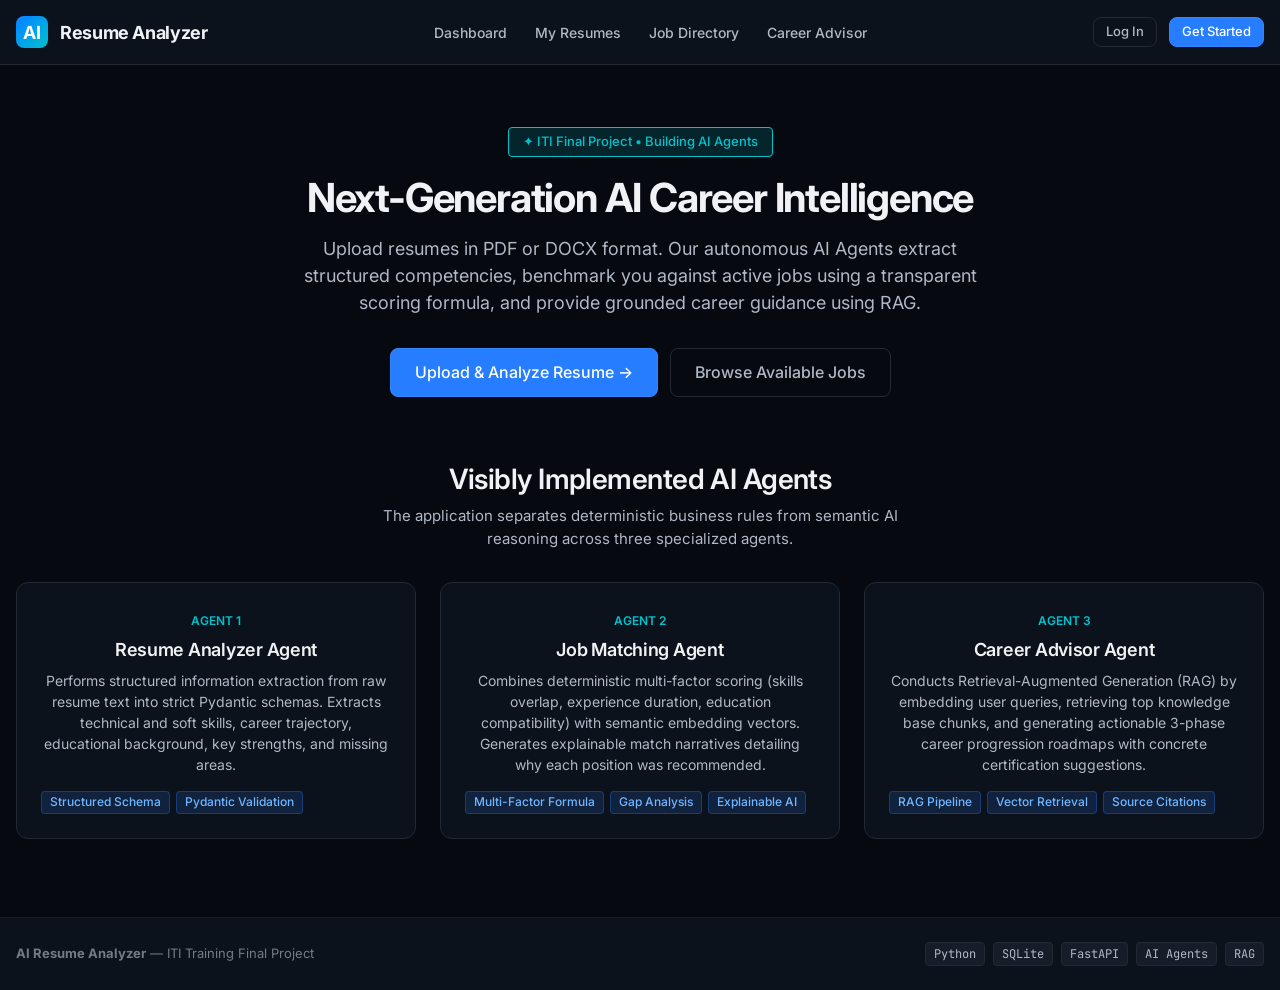
<file: frontend/index.html>
<!DOCTYPE html>
<html lang="en">
<head>
  <meta charset="UTF-8">
  <meta name="viewport" content="width=device-width, initial-scale=1.0">
  <title>AI Resume Analyzer — Intelligent Career Platform</title>
  <meta name="description" content="AI Resume Analyzer leveraging AI Agents and Retrieval-Augmented Generation (RAG) to parse resumes, match jobs transparently, and provide grounded career guidance.">
  
  <link rel="stylesheet" href="css/style.css">
  <link rel="stylesheet" href="css/components.css">
  <link rel="stylesheet" href="css/pages.css">
  
  <!-- Modern Inter typography -->
  <link rel="preconnect" href="https://fonts.googleapis.com">
  <link rel="preconnect" href="https://fonts.gstatic.com" crossorigin>
  <link href="https://fonts.googleapis.com/css2?family=Inter:wght@400;500;600;700&family=JetBrains+Mono:wght@500;700&display=swap" rel="stylesheet">
</head>
<body>

  <!-- Top Navbar -->
  <nav class="navbar" role="navigation" aria-label="Main Navigation">
    <div class="app-container navbar-inner">
      <a href="index.html" class="brand-logo" id="navBrandLogo">
        <div class="brand-icon">AI</div>
        <span>Resume Analyzer</span>
      </a>

      <ul class="nav-links">
        <li><a href="dashboard.html" class="nav-link">Dashboard</a></li>
        <li><a href="resume.html" class="nav-link">My Resumes</a></li>
        <li><a href="jobs.html" class="nav-link">Job Directory</a></li>
        <li><a href="career.html" class="nav-link">Career Advisor</a></li>
      </ul>

      <div class="nav-user-menu" id="navUserArea">
        <!-- Rendered by auth.js -->
        <a href="login.html" class="btn btn-outline btn-sm">Log In</a>
        <a href="register.html" class="btn btn-primary btn-sm">Get Started</a>
      </div>
    </div>
  </nav>

  <!-- Main Content -->
  <main class="main-content" id="mainContent">
    <div class="app-container">

      <!-- Hero Section -->
      <section class="hero-section" style="margin: -18px 0;">
        <span class="badge badge-cyan" style="margin-bottom: 16px; font-size: 0.8125rem; padding: 6px 14px;">
          ✦ ITI Final Project • Building AI Agents
        </span>
        <h1 class="hero-title">Next-Generation AI Career Intelligence</h1>
        <p class="hero-subtitle">
          Upload resumes in PDF or DOCX format. Our autonomous AI Agents extract structured competencies, 
          benchmark you against active jobs using a transparent scoring formula, and provide grounded career guidance using RAG.
        </p>

        <div class="hero-actions">
          <a href="resume.html" class="btn btn-primary btn-lg" id="heroUploadCta">Upload & Analyze Resume →</a>
          <a href="jobs.html" class="btn btn-outline btn-lg" id="heroBrowseJobs">Browse Available Jobs</a>
        </div>

      <!-- Three AI Agents Architecture Showcase -->
      <section style="margin: 64px 0 0;">
        <div style="text-align: center; margin-bottom: 32px;">
          <h2 style="font-size: 1.75rem;">Visibly Implemented AI Agents</h2>
          <p style="margin: 8px auto; max-width: 60ch;">
            The application separates deterministic business rules from semantic AI reasoning across three specialized agents.
          </p>
        </div>

        <div class="agents-grid">
          <!-- Agent 1 -->
          <article class="agent-card">
            <span class="agent-badge">Agent 1</span>
            <h3 class="agent-role">Resume Analyzer Agent</h3>
            <p style="font-size: 0.875rem; margin-bottom: 16px;">
              Performs structured information extraction from raw resume text into strict Pydantic schemas. 
              Extracts technical and soft skills, career trajectory, educational background, key strengths, and missing areas.
            </p>
            <div style="display:flex; gap:6px; flex-wrap:wrap;">
              <span class="badge badge-indigo">Structured Schema</span>
              <span class="badge badge-indigo">Pydantic Validation</span>
            </div>
          </article>

          <!-- Agent 2 -->
          <article class="agent-card">
            <span class="agent-badge">Agent 2</span>
            <h3 class="agent-role">Job Matching Agent</h3>
            <p style="font-size: 0.875rem; margin-bottom: 16px;">
              Combines deterministic multi-factor scoring (skills overlap, experience duration, education compatibility) 
              with semantic embedding vectors. Generates explainable match narratives detailing why each position was recommended.
            </p>
            <div style="display:flex; gap:6px; flex-wrap:wrap;">
              <span class="badge badge-indigo">Multi-Factor Formula</span>
              <span class="badge badge-indigo">Gap Analysis</span>
              <span class="badge badge-indigo">Explainable AI</span>
            </div>
          </article>

          <!-- Agent 3 -->
          <article class="agent-card">
            <span class="agent-badge">Agent 3</span>
            <h3 class="agent-role">Career Advisor Agent</h3>
            <p style="font-size: 0.875rem; margin-bottom: 16px;">
              Conducts Retrieval-Augmented Generation (RAG) by embedding user queries, retrieving top knowledge base chunks, 
              and generating actionable 3-phase career progression roadmaps with concrete certification suggestions.
            </p>
            <div style="display:flex; gap:6px; flex-wrap:wrap;">
              <span class="badge badge-indigo">RAG Pipeline</span>
              <span class="badge badge-indigo">Vector Retrieval</span>
              <span class="badge badge-indigo">Source Citations</span>
            </div>
          </article>
        </div>
      </section>

    </div>
  </main>

  <!-- Footer -->
  <footer class="footer">
    <div class="app-container footer-inner">
      <div>
        <strong>AI Resume Analyzer</strong> — ITI Training Final Project
      </div>
      <div class="footer-badges">
        <span class="system-tag">Python</span>
        <span class="system-tag">SQLite</span>
        <span class="system-tag">FastAPI</span>
        <span class="system-tag">AI Agents</span>
        <span class="system-tag">RAG</span>
      </div>
    </div>
  </footer>

  <script src="js/api.js"></script>
  <script src="js/utils.js"></script>
  <script src="js/auth.js"></script>
</body>
</html>
</file>
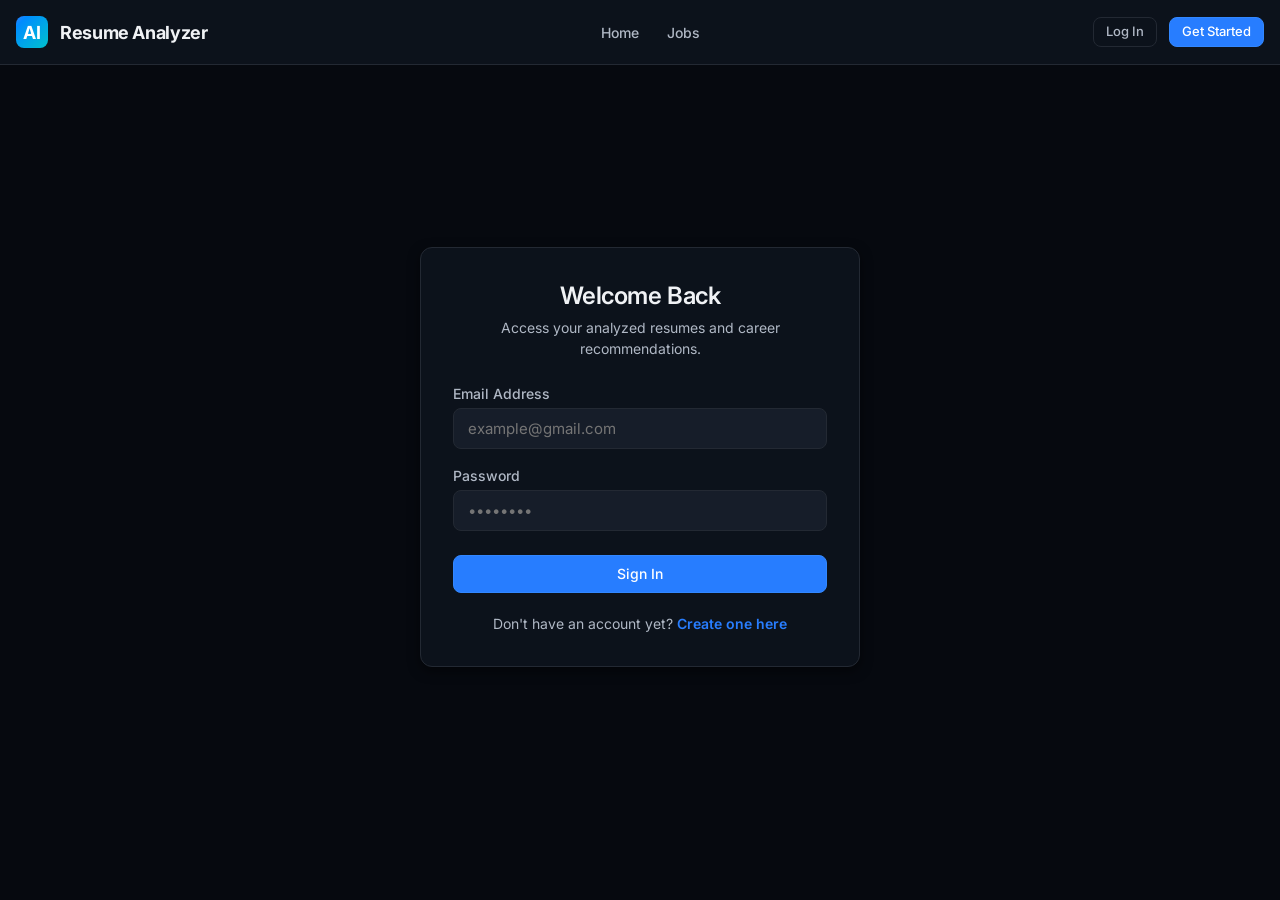
<file: frontend/dashboard.html>
<!DOCTYPE html>
<html lang="en">
<head>
  <meta charset="UTF-8">
  <meta name="viewport" content="width=device-width, initial-scale=1.0">
  <title>Dashboard — AI Resume Analyzer</title>
  <meta name="description" content="Candidate and evaluator intelligence dashboard with resume insights and job recommendations.">
  
  <link rel="stylesheet" href="css/style.css">
  <link rel="stylesheet" href="css/components.css">
  <link rel="stylesheet" href="css/pages.css">
  
  <link rel="preconnect" href="https://fonts.googleapis.com">
  <link rel="preconnect" href="https://fonts.gstatic.com" crossorigin>
  <link href="https://fonts.googleapis.com/css2?family=Inter:wght@400;500;600;700&family=JetBrains+Mono:wght@500;700&display=swap" rel="stylesheet">
</head>
<body>

  <!-- Top Navbar -->
  <nav class="navbar" role="navigation">
    <div class="app-container navbar-inner">
      <a href="dashboard.html" class="brand-logo">
        <div class="brand-icon">AI</div>
        <span>Resume Analyzer</span>
      </a>

      <ul class="nav-links">
        <li><a href="dashboard.html" class="nav-link active">Dashboard</a></li>
        <li><a href="resume.html" class="nav-link">My Resumes</a></li>
        <li><a href="jobs.html" class="nav-link">Job Directory</a></li>
        <li><a href="career.html" class="nav-link">Career Advisor</a></li>
      </ul>

      <div class="nav-user-menu" id="navUserArea"></div>
    </div>
  </nav>

  <!-- Main Content -->
  <main class="main-content">
    <div class="app-container">

      <!-- Dashboard Header -->
      <div style="display:flex; justify-content:space-between; align-items:center; margin-bottom: 24px; flex-wrap:wrap; gap:16px;">
        <div>
          <h1>Candidate Talent Console</h1>
          <p>Real-time analysis, skill gap tracking, and transparent job recommendations.</p>
        </div>
        <div id="systemHealthBadge" style="display:flex; gap: 8px; flex-wrap:wrap;">
          <!-- Loaded by dashboard.js -->
        </div>
      </div>

      <!-- Quick Metrics Grid -->
      <section class="dashboard-grid">
        <div class="metric-card">
          <div class="metric-label">Uploaded Resumes</div>
          <div class="metric-value" id="statResumesCount">0</div>
          <div style="font-size:0.75rem; color:var(--ink-muted);">Processed via PDF / DOCX</div>
        </div>
        <div class="metric-card">
          <div class="metric-label">Identified Skills</div>
          <div class="metric-value" id="statSkillsCount">0</div>
          <div style="font-size:0.75rem; color:var(--success);">Verified Competencies</div>
        </div>
        <div class="metric-card">
          <div class="metric-label">Active Jobs in Market</div>
          <div class="metric-value" id="statJobsCount">0</div>
          <div style="font-size:0.75rem; color:var(--accent-cyan);">Available Benchmarks</div>
        </div>
        <div class="metric-card">
          <div class="metric-label">Identified Weaknesses</div>
          <div class="metric-value" id="statWeaknessesCount">0</div>
          <div style="font-size:0.75rem; color:var(--warning);">Improvement Areas</div>
        </div>
      </section>

      <!-- Main Dashboard Content (2-Column Grid on Desktop) -->
      <div style="display: grid; grid-template-columns: 1fr; gap: 24px;">
        
        <!-- Active Resume Overview Panel -->
        <section id="dashboardResumeSection">
          <div class="skeleton" style="height: 220px; border-radius: 12px;"></div>
        </section>

        <!-- Top Job Recommendations Panel -->
        <section>
          <div style="display:flex; justify-content:space-between; align-items:center; margin-bottom: 16px;">
            <h3>Top Job Matches</h3>
            <a href="jobs.html" class="btn btn-outline btn-sm">Explore All Jobs →</a>
          </div>
          <div id="dashboardRecsSection">
            <div class="skeleton" style="height: 140px; border-radius: 12px;"></div>
          </div>
        </section>

      </div>

    </div>
  </main>

  <!-- Footer -->
  <footer class="footer">
    <div class="app-container footer-inner">
      <div>AI Resume Analyzer — Transparent Multi-Dimensional Matching Engine</div>
      <div class="footer-badges">
        <span class="system-tag">Agent 1: Analyzer</span>
        <span class="system-tag">Agent 2: Matcher</span>
        <span class="system-tag">Agent 3: Career Advisor</span>
      </div>
    </div>
  </footer>

  <script src="js/api.js"></script>
  <script src="js/utils.js"></script>
  <script src="js/auth.js"></script>
  <script src="js/dashboard.js"></script>
</body>
</html>
</file>
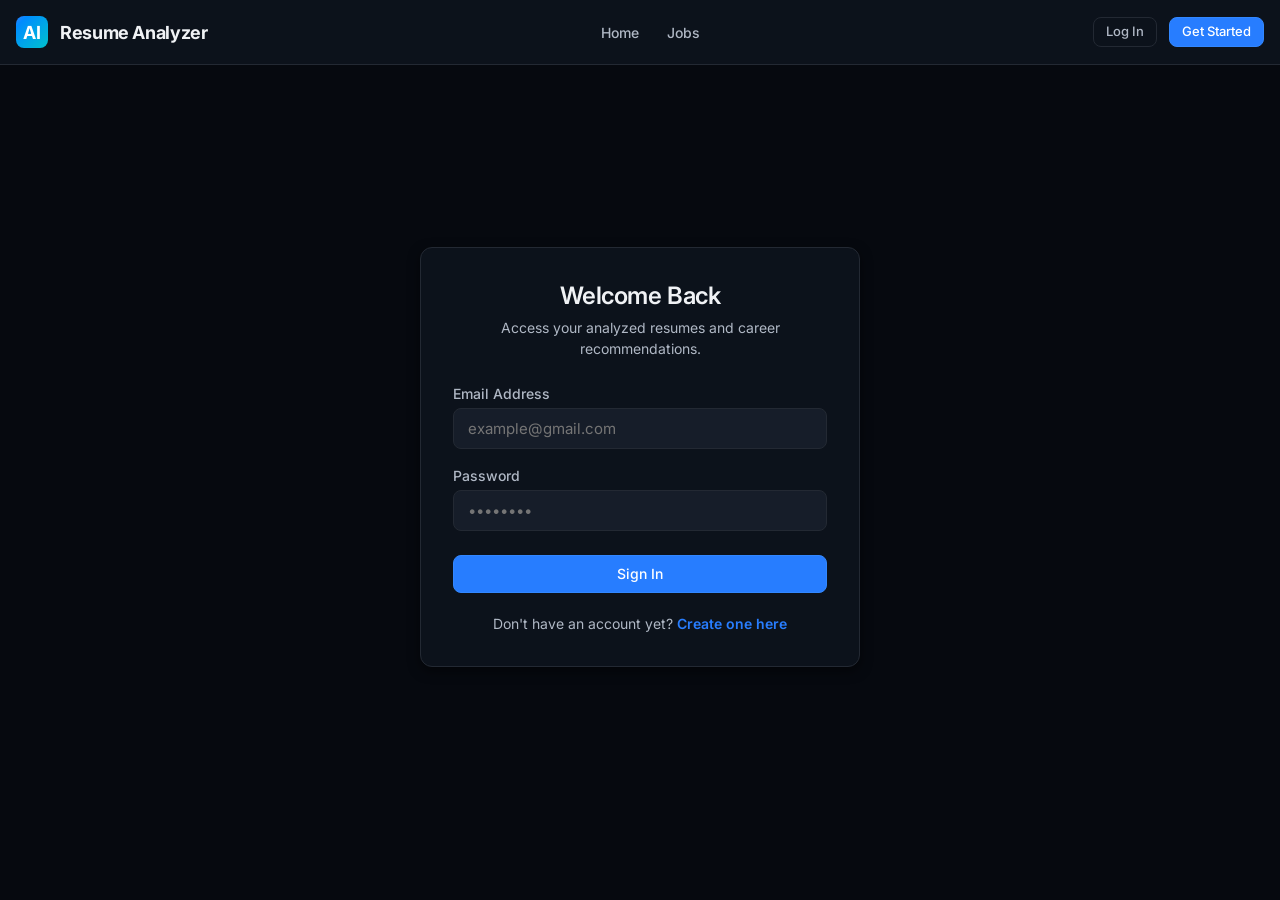
<file: frontend/login.html>
<!DOCTYPE html>
<html lang="en">
<head>
  <meta charset="UTF-8">
  <meta name="viewport" content="width=device-width, initial-scale=1.0">
  <title>Sign In — AI Resume Analyzer</title>
  <meta name="description" content="Sign in to your AI Resume Analyzer account.">
  
  <link rel="stylesheet" href="css/style.css">
  <link rel="stylesheet" href="css/components.css">
  <link rel="stylesheet" href="css/pages.css">
  
  <link rel="preconnect" href="https://fonts.googleapis.com">
  <link rel="preconnect" href="https://fonts.gstatic.com" crossorigin>
  <link href="https://fonts.googleapis.com/css2?family=Inter:wght@400;500;600;700&family=JetBrains+Mono:wght@500;700&display=swap" rel="stylesheet">
</head>
<body>

  <!-- Top Navbar -->
  <nav class="navbar" role="navigation">
    <div class="app-container navbar-inner">
      <a href="index.html" class="brand-logo">
        <div class="brand-icon">AI</div>
        <span>Resume Analyzer</span>
      </a>

      <ul class="nav-links">
        <li><a href="index.html" class="nav-link">Home</a></li>
        <li><a href="jobs.html" class="nav-link">Jobs</a></li>
      </ul>

      <div class="nav-user-menu" id="navUserArea"></div>
    </div>
  </nav>

  <!-- Main Content -->
  <main class="main-content">
    <div class="app-container auth-wrapper">
      <div class="auth-card">
        <div style="text-align: center; margin-bottom: 24px;">
          <h2>Welcome Back</h2>
          <p style="margin-top: 6px; font-size: 0.875rem;">Access your analyzed resumes and career recommendations.</p>
        </div>

        <div id="authErrorBox" class="form-error" style="display:none; padding: 10px; background: var(--danger-bg); border-radius: 6px; margin-bottom: 16px;"></div>

        <form id="loginForm">
          <div class="form-group">
            <label class="form-label" for="loginEmail">Email Address</label>
            <input type="email" id="loginEmail" class="form-input" placeholder="example@gmail.com" required autocomplete="email">
          </div>

          <div class="form-group">
            <label class="form-label" for="loginPassword">Password</label>
            <input type="password" id="loginPassword" class="form-input" placeholder="••••••••" required autocomplete="current-password">
          </div>

          <button type="submit" id="loginSubmitBtn" class="btn btn-primary" style="width: 100%; margin-top: 8px;">
            Sign In
          </button>
        </form>

        <div style="text-align: center; margin-top: 20px; font-size: 0.875rem; color: var(--ink-secondary);">
          Don't have an account yet? <a href="register.html" style="font-weight: 600;">Create one here</a>
        </div>
      </div>
    </div>
  </main>

  <script src="js/api.js"></script>
  <script src="js/utils.js"></script>
  <script src="js/auth.js"></script>
  <script>
    document.getElementById("loginForm")?.addEventListener("submit", Auth.handleLogin);
  </script>
</body>
</html>
</file>
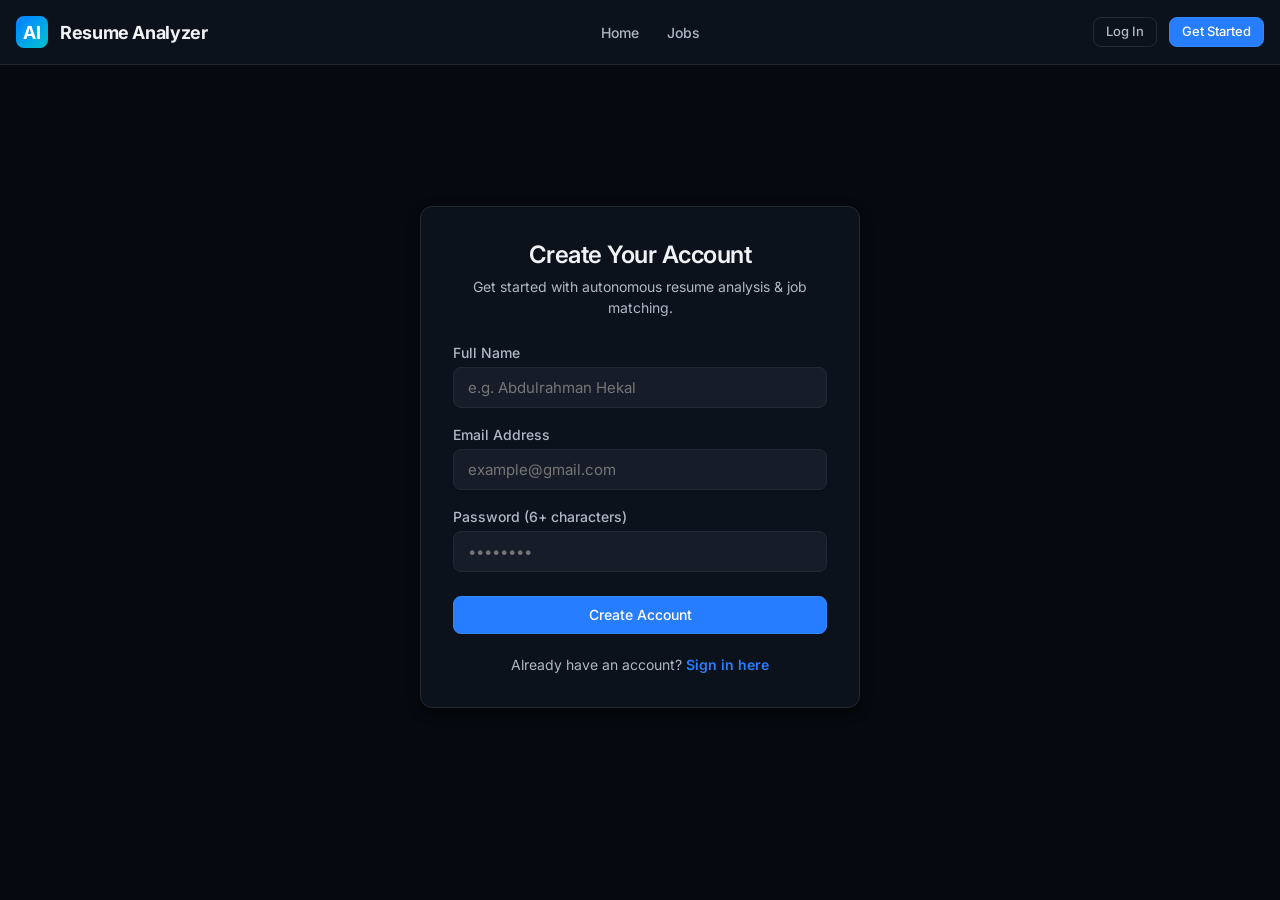
<file: frontend/register.html>
<!DOCTYPE html>
<html lang="en">
<head>
  <meta charset="UTF-8">
  <meta name="viewport" content="width=device-width, initial-scale=1.0">
  <title>Create Account — AI Resume Analyzer</title>
  <meta name="description" content="Create a free AI Resume Analyzer account to benchmark resumes and get AI career guidance.">
  
  <link rel="stylesheet" href="css/style.css">
  <link rel="stylesheet" href="css/components.css">
  <link rel="stylesheet" href="css/pages.css">
  
  <link rel="preconnect" href="https://fonts.googleapis.com">
  <link rel="preconnect" href="https://fonts.gstatic.com" crossorigin>
  <link href="https://fonts.googleapis.com/css2?family=Inter:wght@400;500;600;700&family=JetBrains+Mono:wght@500;700&display=swap" rel="stylesheet">
</head>
<body>

  <!-- Top Navbar -->
  <nav class="navbar" role="navigation">
    <div class="app-container navbar-inner">
      <a href="index.html" class="brand-logo">
        <div class="brand-icon">AI</div>
        <span>Resume Analyzer</span>
      </a>

      <ul class="nav-links">
        <li><a href="index.html" class="nav-link">Home</a></li>
        <li><a href="jobs.html" class="nav-link">Jobs</a></li>
      </ul>

      <div class="nav-user-menu" id="navUserArea"></div>
    </div>
  </nav>

  <!-- Main Content -->
  <main class="main-content">
    <div class="app-container auth-wrapper">
      <div class="auth-card">
        <div style="text-align: center; margin-bottom: 24px;">
          <h2>Create Your Account</h2>
          <p style="margin-top: 6px; font-size: 0.875rem;">Get started with autonomous resume analysis & job matching.</p>
        </div>

        <div id="authErrorBox" class="form-error" style="display:none; padding: 10px; background: var(--danger-bg); border-radius: 6px; margin-bottom: 16px;"></div>

        <form id="registerForm">
          <div class="form-group">
            <label class="form-label" for="regFullName">Full Name</label>
            <input type="text" id="regFullName" class="form-input" placeholder="e.g. Abdulrahman Hekal" required autocomplete="name">
          </div>

          <div class="form-group">
            <label class="form-label" for="regEmail">Email Address</label>
            <input type="email" id="regEmail" class="form-input" placeholder="example@gmail.com" required autocomplete="email">
          </div>

          <div class="form-group">
            <label class="form-label" for="regPassword">Password (6+ characters)</label>
            <input type="password" id="regPassword" class="form-input" placeholder="••••••••" required minlength="6" autocomplete="new-password">
          </div>

          <button type="submit" id="regSubmitBtn" class="btn btn-primary" style="width: 100%; margin-top: 8px;">
            Create Account
          </button>
        </form>

        <div style="text-align: center; margin-top: 20px; font-size: 0.875rem; color: var(--ink-secondary);">
          Already have an account? <a href="login.html" style="font-weight: 600;">Sign in here</a>
        </div>
      </div>
    </div>
  </main>

  <script src="js/api.js"></script>
  <script src="js/utils.js"></script>
  <script src="js/auth.js"></script>
  <script>
    document.getElementById("registerForm")?.addEventListener("submit", Auth.handleRegister);
  </script>
</body>
</html>
</file>
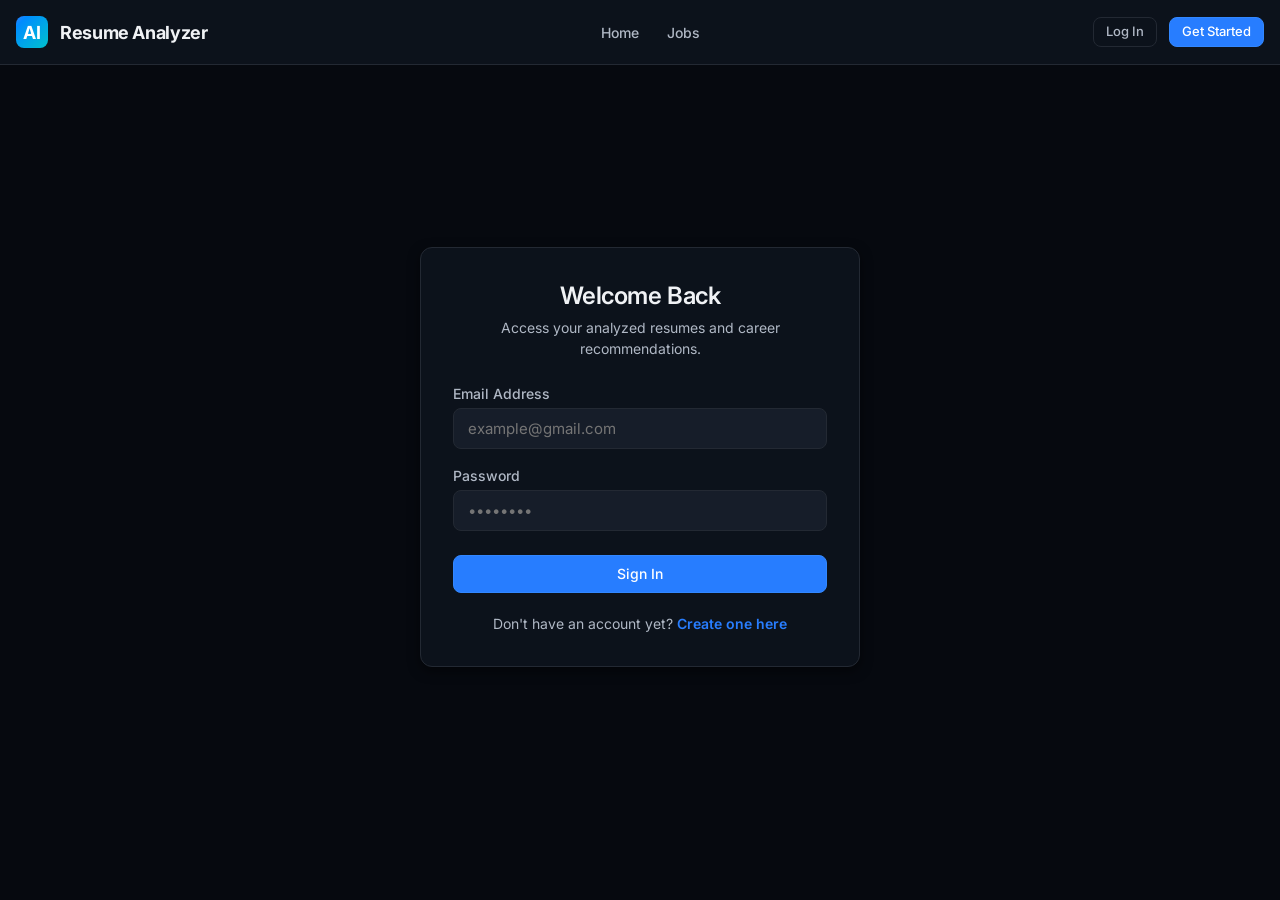
<file: frontend/resume.html>
<!DOCTYPE html>
<html lang="en">
<head>
  <meta charset="UTF-8">
  <meta name="viewport" content="width=device-width, initial-scale=1.0">
  <title>Resume Analysis — AI Resume Analyzer</title>
  <meta name="description" content="Upload and inspect structured AI resume analyses with verified competencies and job recommendations.">
  
  <link rel="stylesheet" href="css/style.css">
  <link rel="stylesheet" href="css/components.css">
  <link rel="stylesheet" href="css/pages.css">
  
  <link rel="preconnect" href="https://fonts.googleapis.com">
  <link rel="preconnect" href="https://fonts.gstatic.com" crossorigin>
  <link href="https://fonts.googleapis.com/css2?family=Inter:wght@400;500;600;700&family=JetBrains+Mono:wght@500;700&display=swap" rel="stylesheet">
</head>
<body>

  <!-- Top Navbar -->
  <nav class="navbar" role="navigation">
    <div class="app-container navbar-inner">
      <a href="dashboard.html" class="brand-logo">
        <div class="brand-icon">AI</div>
        <span>Resume Analyzer</span>
      </a>

      <ul class="nav-links">
        <li><a href="dashboard.html" class="nav-link">Dashboard</a></li>
        <li><a href="resume.html" class="nav-link active">My Resumes</a></li>
        <li><a href="jobs.html" class="nav-link">Job Directory</a></li>
        <li><a href="career.html" class="nav-link">Career Advisor</a></li>
      </ul>

      <div class="nav-user-menu" id="navUserArea"></div>
    </div>
  </nav>

  <!-- Main Content -->
  <main class="main-content">
    <div class="app-container">

      <div style="display:flex; justify-content:space-between; align-items:center; margin-bottom: 24px; flex-wrap:wrap; gap:16px;">
        <div>
          <h1>Resume Intelligence & Analysis</h1>
          <p>Extract structured facts, assess strengths and weaknesses, and discover matched roles.</p>
        </div>
      </div>

      <!-- Top Row: Upload Dropzone & Resumes List -->
      <div style="display: grid; grid-template-columns: 1fr 1fr; gap: 20px; margin-bottom: 28px;">
        
        <!-- Drag & Drop Zone -->
        <div class="drop-zone" id="resumeDropZone">
          <input type="file" id="resumeFileInput" accept=".pdf,.docx" style="display:none;">
          <div style="font-size: 2.25rem;">📤</div>
          <div>
            <strong style="color:var(--ink-primary); font-size:1rem;">Click to upload or drag & drop</strong>
            <div style="font-size:0.8125rem; color:var(--ink-muted); margin-top:4px;">Supported Formats: PDF, DOCX (Max: 10MB) &bull; Selectable digital text required (scanned/image-only PDFs require OCR which is not yet supported).</div>
          </div>
          <button type="button" class="btn btn-secondary btn-sm" onclick="event.stopPropagation(); document.getElementById('resumeFileInput').click();">
            Select File from Computer
          </button>
        </div>

        <!-- My Uploaded Resumes List -->
        <div class="card" style="padding: 16px 20px; display:flex; flex-direction:column; max-height: 240px;">
          <h4 style="font-size: 0.9375rem; margin-bottom: 12px; color: var(--ink-muted); text-transform: uppercase;">
            My Uploaded Resumes
          </h4>
          <div id="resumesList" style="flex:1; overflow-y: auto;">
            <div class="skeleton" style="height: 60px; border-radius: 8px;"></div>
          </div>
        </div>

      </div>

      <!-- Main Structured Analysis Display Container -->
      <section id="analysisContainer" style="display:none;">
        
        <!-- Candidate Profile Header -->
        <div class="candidate-header">
          <div>
            <h2 id="candidateName" style="font-size: 1.5rem; margin-bottom: 4px;">Candidate Name</h2>
            <div id="candidateContact" style="font-size: 0.875rem; color: var(--ink-secondary);"></div>
          </div>
          <div style="display:flex; flex-direction:column; align-items:flex-end; gap:6px;">
            <span id="analysisProviderBadge" class="badge badge-cyan">AI Provider</span>
            <span class="badge" style="background:var(--surface-3); font-size:0.75rem;">Verified Structured Facts</span>
          </div>
        </div>

        <!-- Navigation Tabs -->
        <nav class="tabs-nav" aria-label="Analysis Sections">
          <button class="tab-btn active" data-tab="tabOverview">1. Overview & Summary</button>
          <button class="tab-btn" data-tab="tabSkills">2. Skills Matrix</button>
          <button class="tab-btn" data-tab="tabExperience">3. Experience & Education</button>
          <button class="tab-btn" data-tab="tabInsights">4. Strengths & Weaknesses</button>
          <button class="tab-btn" data-tab="tabRecommendations">5. Job Recommendations</button>
        </nav>

        <!-- Tab 1: Overview -->
        <div class="tab-pane active" id="tabOverview">
          <div class="skeleton" style="height: 140px; border-radius:12px;"></div>
        </div>

        <!-- Tab 2: Skills -->
        <div class="tab-pane" id="tabSkills">
          <div class="skeleton" style="height: 140px; border-radius:12px;"></div>
        </div>

        <!-- Tab 3: Experience & Education -->
        <div class="tab-pane" id="tabExperience">
          <div class="skeleton" style="height: 140px; border-radius:12px;"></div>
        </div>

        <!-- Tab 4: Insights -->
        <div class="tab-pane" id="tabInsights">
          <div class="skeleton" style="height: 140px; border-radius:12px;"></div>
        </div>

        <!-- Tab 5: Recommendations -->
        <div class="tab-pane" id="tabRecommendations">
          <div class="skeleton" style="height: 140px; border-radius:12px;"></div>
        </div>

      </section>

    </div>
  </main>

  <!-- Footer -->
  <footer class="footer">
    <div class="app-container footer-inner">
      <div>AI Resume Analyzer — Agentic Information Extraction System</div>
      <div class="footer-badges">
        <span class="system-tag">Resume Analyzer Agent</span>
        <span class="system-tag">Pydantic Schemas</span>
      </div>
    </div>
  </footer>

  <script src="js/api.js"></script>
  <script src="js/utils.js"></script>
  <script src="js/auth.js"></script>
  <script src="js/resumes.js"></script>
</body>
</html>
</file>
<file: frontend/css/style.css>
/* ==============================================================================
   AI Resume Analyzer - Core Design System & Base Styles
   Theme: Sophisticated Dark Mode (Slate / Indigo / Cyan)
   Register: Product (Task-driven, high information density, WCAG AA compliant)
============================================================================== */

:root {
  /* Color Palette (OKLCH) */
  --bg-root: oklch(0.14 0.015 260);
  --surface-1: oklch(0.18 0.02 260);
  --surface-2: oklch(0.23 0.025 260);
  --surface-3: oklch(0.28 0.03 260);
  
  --border-default: oklch(0.28 0.02 260);
  --border-subtle: oklch(0.22 0.015 260);
  --border-focus: oklch(0.65 0.20 255);
  
  --ink-primary: oklch(0.96 0.005 260);
  --ink-secondary: oklch(0.78 0.02 260);
  --ink-muted: oklch(0.58 0.02 260);

  /* Accents */
  --accent-primary: oklch(0.62 0.22 260);
  --accent-hover: oklch(0.68 0.22 260);
  --accent-cyan: oklch(0.72 0.16 200);
  --accent-cyan-subtle: oklch(0.72 0.16 200 / 0.15);
  
  /* Semantic */
  --success: oklch(0.72 0.18 145);
  --success-bg: oklch(0.72 0.18 145 / 0.14);
  --warning: oklch(0.76 0.16 65);
  --warning-bg: oklch(0.76 0.16 65 / 0.14);
  --danger: oklch(0.65 0.20 25);
  --danger-bg: oklch(0.65 0.20 25 / 0.14);
  --info: oklch(0.70 0.15 230);
  --info-bg: oklch(0.70 0.15 230 / 0.14);

  /* Typography */
  --font-sans: 'Inter', -apple-system, BlinkMacSystemFont, 'Segoe UI', Roboto, sans-serif;
  --font-mono: 'JetBrains Mono', 'Fira Code', ui-monospace, monospace;

  /* Spacing */
  --space-1: 4px;
  --space-2: 8px;
  --space-3: 12px;
  --space-4: 16px;
  --space-5: 24px;
  --space-6: 32px;
  --space-8: 48px;

  /* Radii */
  --radius-sm: 4px;
  --radius-md: 8px;
  --radius-lg: 12px;
  --radius-pill: 9999px;

  /* Shadows */
  --shadow-sm: 0 1px 3px rgba(0, 0, 0, 0.4);
  --shadow-md: 0 4px 12px rgba(0, 0, 0, 0.5);
  --shadow-glow: 0 0 20px oklch(0.62 0.22 260 / 0.25);

  /* Transitions */
  --transition-fast: 150ms ease-out;
  --transition-normal: 250ms cubic-bezier(0.16, 1, 0.3, 1);
}

/* Reset & Box Sizing */
*, *::before, *::after {
  box-sizing: border-box;
  margin: 0;
  padding: 0;
}

html {
  font-size: 16px;
  color-scheme: dark;
}

body {
  font-family: var(--font-sans);
  background-color: var(--bg-root);
  color: var(--ink-primary);
  line-height: 1.5;
  -webkit-font-smoothing: antialiased;
  min-height: 100vh;
  display: flex;
  flex-direction: column;
}

/* Typography Standards */
h1, h2, h3, h4, h5, h6 {
  color: var(--ink-primary);
  font-weight: 600;
  text-wrap: balance;
}

h1 {
  font-size: 1.875rem; /* 30px */
  letter-spacing: -0.025em;
  line-height: 1.25;
}

h2 {
  font-size: 1.5rem; /* 24px */
  letter-spacing: -0.02em;
  line-height: 1.3;
}

h3 {
  font-size: 1.25rem; /* 20px */
  letter-spacing: -0.015em;
  line-height: 1.35;
}

p {
  color: var(--ink-secondary);
  font-size: 0.9375rem; /* 15px */
  max-width: 75ch;
}

a {
  color: var(--accent-primary);
  text-decoration: none;
  transition: color var(--transition-fast);
}

a:hover {
  color: var(--accent-hover);
}

/* Layout Utilities */
.app-container {
  width: 100%;
  max-width: 1280px;
  margin: 0 auto;
  padding: 0 var(--space-4);
}

.main-content {
  flex: 1;
  padding: var(--space-6) 0;
}

/* Top Navigation Bar */
.navbar {
  background-color: var(--surface-1);
  border-bottom: 1px solid var(--border-default);
  position: sticky;
  top: 0;
  z-index: 100;
  backdrop-filter: blur(8px);
}

.navbar-inner {
  display: flex;
  align-items: center;
  justify-content: space-between;
  height: 64px;
}

.brand-logo {
  display: flex;
  align-items: center;
  gap: var(--space-3);
  font-weight: 700;
  font-size: 1.125rem;
  color: var(--ink-primary);
  letter-spacing: -0.02em;
}

.brand-icon {
  width: 32px;
  height: 32px;
  background: linear-gradient(135deg, var(--accent-primary), var(--accent-cyan));
  border-radius: var(--radius-md);
  display: flex;
  align-items: center;
  justify-content: center;
  color: white;
  font-weight: bold;
}

.nav-links {
  display: flex;
  align-items: center;
  gap: var(--space-1);
  list-style: none;
}

.nav-link {
  display: inline-flex;
  align-items: center;
  gap: var(--space-2);
  padding: var(--space-2) var(--space-3);
  border-radius: var(--radius-md);
  color: var(--ink-secondary);
  font-size: 0.875rem;
  font-weight: 500;
  transition: all var(--transition-fast);
}

.nav-link:hover {
  color: var(--ink-primary);
  background-color: var(--surface-2);
}

.nav-link.active {
  color: var(--ink-primary);
  background-color: var(--surface-3);
  font-weight: 600;
}

.nav-user-menu {
  display: flex;
  align-items: center;
  gap: var(--space-3);
}

.user-badge {
  display: flex;
  align-items: center;
  gap: var(--space-2);
  padding: var(--space-1) var(--space-3);
  background-color: var(--surface-2);
  border: 1px solid var(--border-subtle);
  border-radius: var(--radius-pill);
  font-size: 0.8125rem;
  color: var(--ink-secondary);
}

.user-badge-role {
  font-size: 0.7rem;
  padding: 1px 6px;
  border-radius: var(--radius-pill);
  background-color: var(--accent-cyan-subtle);
  color: var(--accent-cyan);
  font-weight: 600;
  text-transform: uppercase;
}

/* Footer */
.footer {
  background-color: var(--surface-1);
  border-top: 1px solid var(--border-subtle);
  padding: var(--space-5) 0;
  font-size: 0.8125rem;
  color: var(--ink-muted);
}

.footer-inner {
  display: flex;
  justify-content: space-between;
  align-items: center;
  flex-wrap: wrap;
  gap: var(--space-3);
}

.footer-badges {
  display: flex;
  align-items: center;
  gap: var(--space-2);
}

.system-tag {
  display: inline-flex;
  align-items: center;
  gap: 4px;
  padding: 2px 8px;
  border-radius: var(--radius-sm);
  background-color: var(--surface-2);
  border: 1px solid var(--border-default);
  font-family: var(--font-mono);
  font-size: 0.75rem;
  color: var(--ink-secondary);
}

.system-tag.online {
  border-color: var(--success);
  color: var(--success);
}
</file>
<file: frontend/css/components.css>
/* ==============================================================================
   UI Components System
   Design System Standards: Product Register, High Contrast, Consistent Affordances
============================================================================== */

/* Buttons */
.btn {
  display: inline-flex;
  align-items: center;
  justify-content: center;
  gap: var(--space-2);
  padding: 10px 18px;
  font-family: var(--font-sans);
  font-size: 0.875rem;
  font-weight: 500;
  border-radius: var(--radius-md);
  border: 1px solid transparent;
  cursor: pointer;
  transition: all var(--transition-fast);
  text-decoration: none;
  line-height: 1.2;
}

.btn:focus-visible {
  outline: 2px solid var(--border-focus);
  outline-offset: 2px;
}

.btn:disabled, .btn[aria-disabled="true"] {
  opacity: 0.5;
  cursor: not-allowed;
  pointer-events: none;
}

.btn-primary {
  background-color: var(--accent-primary);
  color: white;
  border-color: oklch(0.65 0.22 260);
}

.btn-primary:hover {
  background-color: var(--accent-hover);
  color: white;
  box-shadow: var(--shadow-glow);
}

.btn-secondary {
  background-color: var(--surface-2);
  color: var(--ink-primary);
  border-color: var(--border-default);
}

.btn-secondary:hover {
  background-color: var(--surface-3);
  border-color: var(--border-focus);
}

.btn-outline {
  background-color: transparent;
  color: var(--ink-secondary);
  border-color: var(--border-default);
}

.btn-outline:hover {
  color: var(--ink-primary);
  background-color: var(--surface-2);
}

.btn-danger {
  background-color: var(--danger-bg);
  color: var(--danger);
  border-color: var(--danger);
}

.btn-danger:hover {
  background-color: var(--danger);
  color: white;
}

.btn-sm {
  padding: 6px 12px;
  font-size: 0.8125rem;
}

.btn-lg {
  padding: 14px 24px;
  font-size: 1rem;
}

/* Cards */
.card {
  background-color: var(--surface-1);
  border: 1px solid var(--border-default);
  border-radius: var(--radius-lg);
  padding: var(--space-5);
  box-shadow: var(--shadow-sm);
  transition: border-color var(--transition-fast);
}

.card:hover {
  border-color: var(--border-focus);
}

.card-header {
  display: flex;
  align-items: center;
  justify-content: space-between;
  margin-bottom: var(--space-4);
  padding-bottom: var(--space-3);
  border-bottom: 1px solid var(--border-subtle);
}

.card-title {
  font-size: 1.125rem;
  font-weight: 600;
  color: var(--ink-primary);
}

.card-description {
  font-size: 0.875rem;
  color: var(--ink-secondary);
  margin-top: 2px;
}

/* Badges & Tags */
.badge {
  display: inline-flex;
  align-items: center;
  gap: 4px;
  padding: 3px 8px;
  border-radius: var(--radius-sm);
  font-size: 0.75rem;
  font-weight: 500;
  line-height: 1.2;
}

.badge-matched {
  background-color: var(--success-bg);
  color: var(--success);
  border: 1px solid var(--success);
}

.badge-missing {
  background-color: var(--warning-bg);
  color: var(--warning);
  border: 1px solid var(--warning);
}

.badge-indigo {
  background-color: oklch(0.62 0.22 260 / 0.15);
  color: oklch(0.78 0.18 260);
  border: 1px solid oklch(0.62 0.22 260 / 0.3);
}

.badge-cyan {
  background-color: var(--accent-cyan-subtle);
  color: var(--accent-cyan);
  border: 1px solid var(--accent-cyan);
}

/* Form Controls */
.form-group {
  margin-bottom: var(--space-4);
  display: flex;
  flex-direction: column;
  gap: var(--space-1);
}

.form-label {
  font-size: 0.875rem;
  font-weight: 500;
  color: var(--ink-secondary);
}

.form-input, .form-select, .form-textarea {
  width: 100%;
  padding: 10px 14px;
  background-color: var(--surface-2);
  border: 1px solid var(--border-default);
  border-radius: var(--radius-md);
  color: var(--ink-primary);
  font-family: var(--font-sans);
  font-size: 0.9375rem;
  transition: all var(--transition-fast);
}

.form-input:focus, .form-select:focus, .form-textarea:focus {
  outline: none;
  border-color: var(--border-focus);
  box-shadow: 0 0 0 3px oklch(0.62 0.22 260 / 0.2);
}

.form-textarea {
  min-height: 100px;
  resize: vertical;
}

.form-error {
  font-size: 0.8125rem;
  color: var(--danger);
  margin-top: 4px;
}

/* Drag & Drop Upload Zone */
.drop-zone {
  border: 2px dashed var(--border-default);
  border-radius: var(--radius-lg);
  padding: var(--space-8) var(--space-5);
  text-align: center;
  background-color: var(--surface-1);
  cursor: pointer;
  transition: all var(--transition-fast);
  display: flex;
  flex-direction: column;
  align-items: center;
  justify-content: center;
  gap: var(--space-3);
}

.drop-zone:hover, .drop-zone.dragover {
  border-color: var(--accent-primary);
  background-color: var(--surface-2);
}

.drop-zone-icon {
  width: 48px;
  height: 48px;
  color: var(--accent-primary);
}

/* Score Gauge & Multi-dimensional Breakdown */
.score-badge {
  font-family: var(--font-mono);
  font-weight: 700;
  padding: 4px 10px;
  border-radius: var(--radius-md);
  display: inline-flex;
  align-items: center;
  gap: 4px;
}

.score-badge.high {
  background-color: var(--success-bg);
  color: var(--success);
  border: 1px solid var(--success);
}

.score-badge.medium {
  background-color: var(--warning-bg);
  color: var(--warning);
  border: 1px solid var(--warning);
}

.score-badge.low {
  background-color: var(--danger-bg);
  color: var(--danger);
  border: 1px solid var(--danger);
}

.progress-track {
  width: 100%;
  height: 8px;
  background-color: var(--surface-3);
  border-radius: var(--radius-pill);
  overflow: hidden;
}

.progress-bar {
  height: 100%;
  background: linear-gradient(90deg, var(--accent-primary), var(--accent-cyan));
  border-radius: var(--radius-pill);
  transition: width 0.6s cubic-bezier(0.16, 1, 0.3, 1);
}

/* Tabs */
.tabs-nav {
  display: flex;
  gap: var(--space-2);
  border-bottom: 1px solid var(--border-default);
  margin-bottom: var(--space-5);
  overflow-x: auto;
}

.tab-btn {
  padding: 10px 16px;
  background: none;
  border: none;
  border-bottom: 2px solid transparent;
  color: var(--ink-secondary);
  font-size: 0.875rem;
  font-weight: 500;
  cursor: pointer;
  white-space: nowrap;
  transition: all var(--transition-fast);
}

.tab-btn:hover {
  color: var(--ink-primary);
}

.tab-btn.active {
  color: var(--accent-primary);
  border-bottom-color: var(--accent-primary);
  font-weight: 600;
}

.tab-pane {
  display: none;
}

.tab-pane.active {
  display: block;
}

/* Modal Dialog */
.modal-backdrop {
  position: fixed;
  inset: 0;
  background-color: rgba(0, 0, 0, 0.7);
  display: flex;
  align-items: center;
  justify-content: center;
  z-index: 1000;
  padding: var(--space-4);
  backdrop-filter: blur(4px);
  opacity: 0;
  pointer-events: none;
  transition: opacity var(--transition-fast);
}

.modal-backdrop.show {
  opacity: 1;
  pointer-events: auto;
}

.modal-window {
  background-color: var(--surface-1);
  border: 1px solid var(--border-default);
  border-radius: var(--radius-lg);
  max-width: 600px;
  width: 100%;
  max-height: 90vh;
  overflow-y: auto;
  box-shadow: var(--shadow-md);
  padding: var(--space-6);
  transform: translateY(10px);
  transition: transform var(--transition-normal);
}

.modal-backdrop.show .modal-window {
  transform: translateY(0);
}

/* Toast System */
.toast-container {
  position: fixed;
  bottom: 24px;
  right: 24px;
  z-index: 2000;
  display: flex;
  flex-direction: column;
  gap: var(--space-2);
}

.toast {
  padding: 12px 18px;
  background-color: var(--surface-2);
  border: 1px solid var(--border-default);
  border-radius: var(--radius-md);
  color: var(--ink-primary);
  font-size: 0.875rem;
  box-shadow: var(--shadow-md);
  display: flex;
  align-items: center;
  gap: var(--space-3);
  min-width: 280px;
  max-width: 420px;
  animation: toastIn 0.3s cubic-bezier(0.16, 1, 0.3, 1);
}

@keyframes toastIn {
  from { opacity: 0; transform: translateY(12px); }
  to { opacity: 1; transform: translateY(0); }
}

.toast-success { border-color: var(--success); }
.toast-error { border-color: var(--danger); }
.toast-info { border-color: var(--accent-cyan); }

/* Skeletons */
.skeleton {
  background: linear-gradient(90deg, var(--surface-2) 25%, var(--surface-3) 50%, var(--surface-2) 75%);
  background-size: 200% 100%;
  animation: shimmer 1.5s infinite;
  border-radius: var(--radius-sm);
}

@keyframes shimmer {
  0% { background-position: 200% 0; }
  100% { background-position: -200% 0; }
}

.spinner {
  width: 16px;
  height: 16px;
  border: 2px solid rgba(255, 255, 255, 0.2);
  border-top-color: currentColor;
  border-radius: 50%;
  animation: spin 0.8s linear infinite;
  display: inline-block;
}

@keyframes spin {
  to { transform: rotate(360deg); }
}
</file>
<file: frontend/css/pages.css>
/* ==============================================================================
   Page-Specific Layouts & Visual Styling
============================================================================== */

/* Landing Page Hero */
.hero-section {
  padding: var(--space-8) 0 var(--space-6);
  text-align: center;
}

.hero-title {
  font-size: 2.5rem;
  font-weight: 700;
  letter-spacing: -0.03em;
  margin-bottom: var(--space-3);
  color: var(--ink-primary);
}

.hero-subtitle {
  font-size: 1.125rem;
  color: var(--ink-secondary);
  max-width: 65ch;
  margin: 0 auto var(--space-6);
}

.hero-actions {
  display: flex;
  justify-content: center;
  gap: var(--space-3);
  margin-bottom: var(--space-8);
}

/* Three Agents Grid Showcase */
.agents-grid {
  display: grid;
  grid-template-columns: repeat(auto-fit, minmax(300px, 1fr));
  gap: var(--space-5);
  margin: var(--space-6) 0;
}

.agent-card {
  background-color: var(--surface-1);
  border: 1px solid var(--border-default);
  border-radius: var(--radius-lg);
  padding: var(--space-5);
  position: relative;
  overflow: hidden;
  transition: all var(--transition-fast);
}

.agent-card:hover {
  border-color: var(--border-focus);
  transform: translateY(-2px);
}

.agent-badge {
  display: inline-block;
  font-size: 0.75rem;
  font-weight: 600;
  text-transform: uppercase;
  color: var(--accent-cyan);
  margin-bottom: var(--space-2);
}

.agent-role {
  font-size: 1.125rem;
  font-weight: 600;
  color: var(--ink-primary);
  margin-bottom: var(--space-2);
}

/* Auth Cards */
.auth-wrapper {
  min-height: calc(100vh - 180px);
  display: flex;
  align-items: center;
  justify-content: center;
  padding: var(--space-5) 0;
}

.auth-card {
  width: 100%;
  max-width: 440px;
  background-color: var(--surface-1);
  border: 1px solid var(--border-default);
  border-radius: var(--radius-lg);
  padding: var(--space-6);
  box-shadow: var(--shadow-md);
}

.demo-account-box {
  background-color: var(--surface-2);
  border: 1px solid var(--border-subtle);
  border-radius: var(--radius-md);
  padding: var(--space-3);
  margin-top: var(--space-4);
  font-size: 0.8125rem;
}

/* Dashboard Metric Grid */
.dashboard-grid {
  display: grid;
  grid-template-columns: repeat(auto-fit, minmax(240px, 1fr));
  gap: var(--space-4);
  margin-bottom: var(--space-6);
}

.metric-card {
  background-color: var(--surface-1);
  border: 1px solid var(--border-default);
  border-radius: var(--radius-lg);
  padding: var(--space-4) var(--space-5);
}

.metric-label {
  font-size: 0.8125rem;
  color: var(--ink-muted);
  text-transform: uppercase;
  letter-spacing: 0.04em;
  font-weight: 600;
}

.metric-value {
  font-size: 1.75rem;
  font-weight: 700;
  font-family: var(--font-mono);
  color: var(--ink-primary);
  margin: var(--space-1) 0;
}

/* Resume Detail & Analysis View */
.candidate-header {
  background-color: var(--surface-1);
  border: 1px solid var(--border-default);
  border-radius: var(--radius-lg);
  padding: var(--space-5);
  margin-bottom: var(--space-5);
  display: flex;
  justify-content: space-between;
  align-items: flex-start;
  flex-wrap: wrap;
  gap: var(--space-4);
}

.skills-cloud {
  display: flex;
  flex-wrap: wrap;
  gap: var(--space-2);
  margin: var(--space-3) 0;
}

.timeline-list {
  display: flex;
  flex-direction: column;
  gap: var(--space-4);
  position: relative;
  padding-left: var(--space-4);
  border-left: 2px solid var(--surface-3);
  margin: var(--space-3) 0;
}

.timeline-item {
  position: relative;
}

.timeline-item::before {
  content: "";
  position: absolute;
  left: calc(-1 * var(--space-4) - 5px);
  top: 6px;
  width: 8px;
  height: 8px;
  border-radius: 50%;
  background-color: var(--accent-primary);
}

.timeline-title {
  font-weight: 600;
  color: var(--ink-primary);
}

.timeline-meta {
  font-size: 0.8125rem;
  color: var(--ink-muted);
  margin-bottom: var(--space-1);
}

/* Strengths & Weaknesses Grid */
.insights-grid {
  display: grid;
  grid-template-columns: 1fr 1fr;
  gap: var(--space-5);
}

@media (max-width: 768px) {
  .insights-grid {
    grid-template-columns: 1fr;
  }
}

.insight-card {
  background-color: var(--surface-1);
  border: 1px solid var(--border-default);
  border-radius: var(--radius-lg);
  padding: var(--space-5);
}

.insight-card.strengths {
  border-top: 3px solid var(--success);
}

.insight-card.weaknesses {
  border-top: 3px solid var(--warning);
}

.bullet-list {
  list-style: none;
  display: flex;
  flex-direction: column;
  gap: var(--space-3);
  margin-top: var(--space-3);
}

.bullet-list li {
  font-size: 0.875rem;
  color: var(--ink-secondary);
  position: relative;
  padding-left: var(--space-4);
  line-height: 1.4;
}

.bullet-list.strengths li::before {
  content: "✓";
  color: var(--success);
  position: absolute;
  left: 0;
  font-weight: bold;
}

.bullet-list.weaknesses li::before {
  content: "⚠";
  color: var(--warning);
  position: absolute;
  left: 0;
  font-weight: bold;
}

/* Job Cards Grid */
.jobs-grid {
  display: grid;
  grid-template-columns: repeat(auto-fill, minmax(360px, 1fr));
  gap: var(--space-4);
  margin: var(--space-5) 0;
}

.job-card {
  background-color: var(--surface-1);
  border: 1px solid var(--border-default);
  border-radius: var(--radius-lg);
  padding: var(--space-5);
  display: flex;
  flex-direction: column;
  justify-content: space-between;
  gap: var(--space-3);
  transition: all var(--transition-fast);
}

.job-card:hover {
  border-color: var(--border-focus);
}

.job-card-header {
  display: flex;
  justify-content: space-between;
  align-items: flex-start;
  gap: var(--space-3);
}

.job-meta-row {
  display: flex;
  align-items: center;
  gap: var(--space-3);
  font-size: 0.8125rem;
  color: var(--ink-muted);
  flex-wrap: wrap;
}

/* Score Breakdown Component */
.breakdown-grid {
  display: grid;
  grid-template-columns: repeat(auto-fit, minmax(140px, 1fr));
  gap: var(--space-3);
  background-color: var(--surface-2);
  border: 1px solid var(--border-subtle);
  border-radius: var(--radius-md);
  padding: var(--space-3);
  margin: var(--space-4) 0;
}

.breakdown-item {
  text-align: center;
}

.breakdown-title {
  font-size: 0.75rem;
  color: var(--ink-muted);
  text-transform: uppercase;
}

.breakdown-score {
  font-family: var(--font-mono);
  font-size: 1.125rem;
  font-weight: 700;
  color: var(--ink-primary);
  margin-top: 2px;
}

/* Career Advisor Chat & RAG Citations */
.chat-container {
  display: flex;
  flex-direction: column;
  height: 600px;
  background-color: var(--surface-1);
  border: 1px solid var(--border-default);
  border-radius: var(--radius-lg);
  overflow: hidden;
}

.chat-messages {
  flex: 1;
  padding: var(--space-5);
  overflow-y: auto;
  display: flex;
  flex-direction: column;
  gap: var(--space-4);
}

.chat-bubble {
  max-width: 80%;
  padding: var(--space-3) var(--space-4);
  border-radius: var(--radius-lg);
  font-size: 0.9375rem;
  line-height: 1.5;
}

.chat-bubble.user {
  align-self: flex-end;
  background-color: var(--accent-primary);
  color: white;
  border-bottom-right-radius: 2px;
}

.chat-bubble.advisor {
  align-self: flex-start;
  background-color: var(--surface-2);
  border: 1px solid var(--border-default);
  color: var(--ink-primary);
  border-bottom-left-radius: 2px;
}

.chat-bubble p {
  color: inherit;
}

.chat-input-bar {
  display: flex;
  gap: var(--space-2);
  padding: var(--space-3) var(--space-4);
  background-color: var(--surface-2);
  border-top: 1px solid var(--border-default);
}

/* RAG Grounding Citation Box */
.rag-citation-box {
  margin-top: var(--space-3);
  background-color: var(--surface-3);
  border: 1px solid var(--border-subtle);
  border-radius: var(--radius-md);
  padding: var(--space-2) var(--space-3);
  font-size: 0.8125rem;
}

.rag-badge {
  display: inline-flex;
  align-items: center;
  gap: 4px;
  font-size: 0.75rem;
  font-weight: 600;
  color: var(--accent-cyan);
  text-transform: uppercase;
}

.prompt-chips {
  display: flex;
  gap: var(--space-2);
  flex-wrap: wrap;
  margin-bottom: var(--space-3);
}

.chip-btn {
  background-color: var(--surface-2);
  border: 1px solid var(--border-default);
  border-radius: var(--radius-pill);
  padding: 4px 12px;
  font-size: 0.8125rem;
  color: var(--ink-secondary);
  cursor: pointer;
  transition: all var(--transition-fast);
}

.chip-btn:hover {
  background-color: var(--surface-3);
  color: var(--ink-primary);
  border-color: var(--border-focus);
}
</file>
